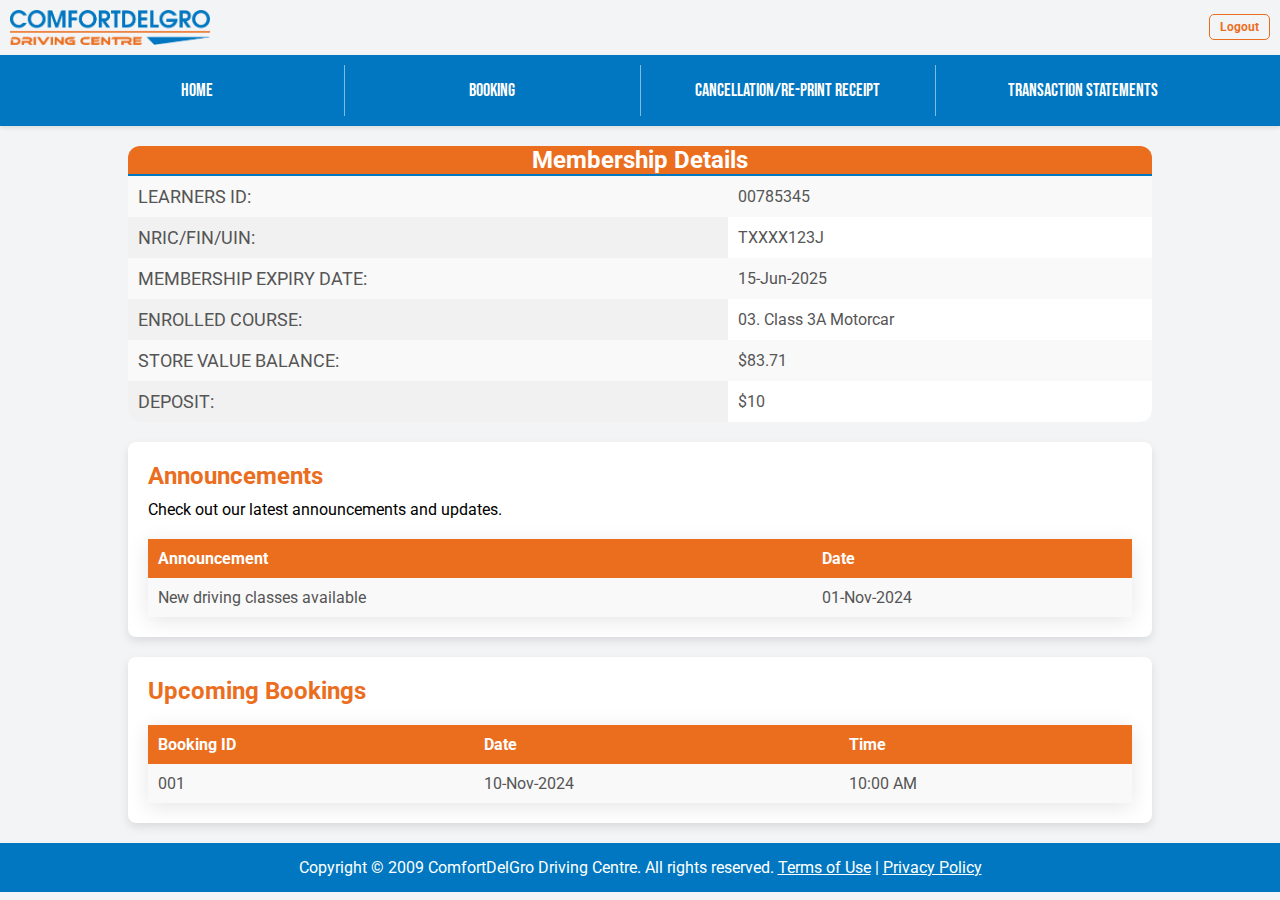
<file: index.html>
<!DOCTYPE html>
<html lang="en">
<head>
    <meta charset="UTF-8">
    <meta name="viewport" content="width=device-width, initial-scale=1.0">
    <link href="https://fonts.googleapis.com/css2?family=Roboto:wght@400;500;700&family=Bebas+Neue&display=swap" rel="stylesheet">
    <link rel="stylesheet" href="style.css">
    <title>Home</title>
</head>
<body>
    <header>
        <div class="header-content">
            <img class="logo" src="CDGDrivingCentreLogo.png" alt="CDC logo" />
            <a href="#" class="logout-button">Logout</a>
        </div>
        <nav>
            <ul>
                <li><a href="#">Home</a></li>
                <li><a href="booking.html">Booking</a></li>
                <li><a href="cancellation.html">Cancellation/Re-Print Receipt</a></li>
                <li><a href="transaction.html">Transaction Statements</a></li>
            </ul>
        </nav>
    </header>

    <div class="main-content">
        <table>
            <thead>
                <tr class="header">
                    <th colspan="2">Membership Details</th>
                </tr>
            </thead>
            <tbody>
                <tr>
                    <td class="label">LEARNERS ID:</td>
                    <td>00785345</td>
                </tr>
                <tr>
                    <td class="label">NRIC/FIN/UIN:</td>
                    <td>TXXXX123J</td>
                </tr>
                <tr>
                    <td class="label">MEMBERSHIP EXPIRY DATE:</td>
                    <td>15-Jun-2025</td>
                </tr>
                <tr>
                    <td class="label">ENROLLED COURSE:</td>
                    <td>03. Class 3A Motorcar</td>
                </tr>
                <tr>
                    <td class="label">STORE VALUE BALANCE:</td>
                    <td>$83.71</td>
                </tr>
                <tr>
                    <td class="label">DEPOSIT:</td>
                    <td>$10</td>
                </tr>
            </tbody>
        </table>
    </div>

    <section>
        <h2>Announcements</h2>
        <p>Check out our latest announcements and updates.</p>
        <table>
            <thead>
                <tr>
                    <th>Announcement</th>
                    <th>Date</th>
                </tr>
            </thead>
            <tbody>
                <tr>
                    <td>New driving classes available</td>
                    <td>01-Nov-2024</td>
                </tr>
            </tbody>
        </table>
    </section>

    <section>
        <h2>Upcoming Bookings</h2>
        <table>
            <thead>
                <tr>
                    <th>Booking ID</th>
                    <th>Date</th>
                    <th>Time</th>
                </tr>
            </thead>
            <tbody>
                <tr>
                    <td>001</td>
                    <td>10-Nov-2024</td>
                    <td>10:00 AM</td>
                </tr>
            </tbody>
        </table>
    </section>

    <footer>
        Copyright © 2009 ComfortDelGro Driving Centre. All rights reserved. 
        <a href="#">Terms of Use</a> | 
        <a href="#">Privacy Policy</a>
    </footer>
</body>
</html>
</file>
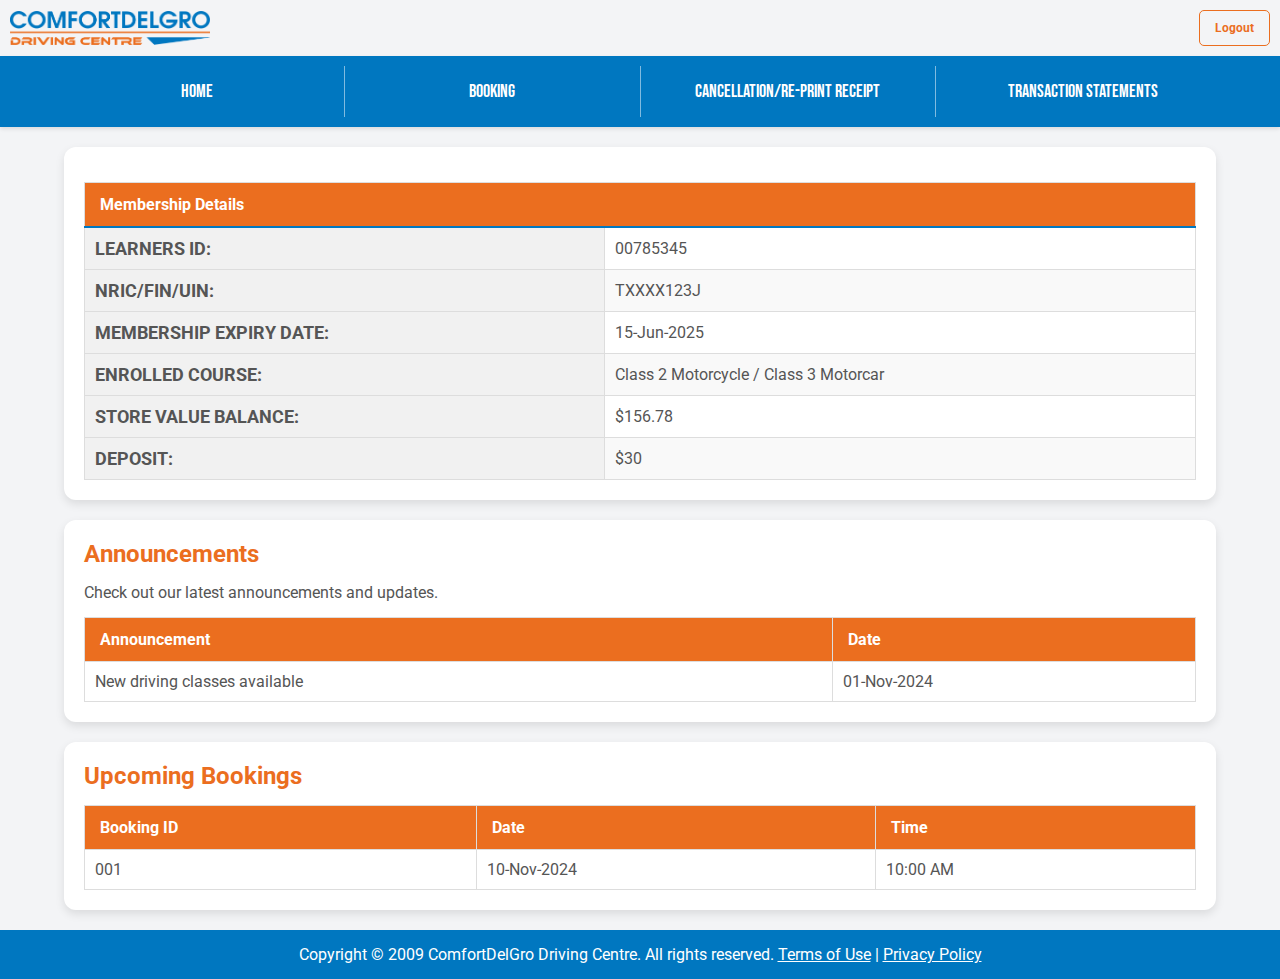
<file: index/index.html>
<!DOCTYPE html>
<html lang="en">
<head>
    <!-- Meta tags for character encoding and viewport for responsive design -->
    <meta charset="UTF-8">
    <meta name="viewport" content="width=device-width, initial-scale=1.0">
    
    <!-- Link to Google Fonts for custom fonts -->
    <link href="https://fonts.googleapis.com/css2?family=Roboto:wght@400;500;700&family=Bebas+Neue&display=swap" rel="stylesheet">
    <!-- Link to external CSS file -->
    <link rel="stylesheet" href="style.css">
    
    <title>Home</title>
</head>
<body>
    <!-- Header Section with logo and logout button -->
    <header>
        <div class="header-content">
            <!-- Logo of ComfortDelGro Driving Centre -->
            <img class="logo" src="CDGDrivingCentreLogo.png" alt="CDC logo" />
            <!-- Logout button with a link -->
            <a href="#" class="logout-button">Logout</a>
        </div>
        
        <!-- Navigation menu -->
        <nav>
            <ul>
                <li><a href="#">Home</a></li>
                <li><a href="/booking/booking.html">Booking</a></li>
                <li><a href="/cancellation/cancellation.html">Cancellation/Re-Print Receipt</a></li>
                <li><a href="/transaction/transaction.html">Transaction Statements</a></li>
            </ul>
        </nav>
    </header>

    <!-- Main content area with Membership Details table -->
    <div class="main-content">
        <table>
            <thead>
                <tr class="header">
                    <th colspan="2">Membership Details</th>
                </tr>
            </thead>
            <tbody>
                <!-- Each row contains a label and corresponding data -->
                <tr>
                    <td class="label">LEARNERS ID:</td>
                    <td>00785345</td>
                </tr>
                <tr>
                    <td class="label">NRIC/FIN/UIN:</td>
                    <td>TXXXX123J</td>
                </tr>
                <tr>
                    <td class="label">MEMBERSHIP EXPIRY DATE:</td>
                    <td>15-Jun-2025</td>
                </tr>
                <tr>
                    <td class="label">ENROLLED COURSE:</td>
                    <td>Class 2 Motorcycle / Class 3 Motorcar</td>
                </tr>
                <tr>
                    <td class="label">STORE VALUE BALANCE:</td>
                    <td>$156.78</td>
                </tr>
                <tr>
                    <td class="label">DEPOSIT:</td>
                    <td>$30</td>
                </tr>
            </tbody>
        </table>
    </div>

    <!-- Announcements Section -->
    <section>
        <h2>Announcements</h2>
        <p>Check out our latest announcements and updates.</p>
        <table>
            <thead>
                <tr>
                    <th>Announcement</th>
                    <th>Date</th>
                </tr>
            </thead>
            <tbody>
                <!-- Sample announcement entry -->
                <tr>
                    <td>New driving classes available</td>
                    <td>01-Nov-2024</td>
                </tr>
            </tbody>
        </table>
    </section>

    <!-- Upcoming Bookings Section -->
    <section>
        <h2>Upcoming Bookings</h2>
        <table>
            <thead>
                <tr>
                    <th>Booking ID</th>
                    <th>Date</th>
                    <th>Time</th>
                </tr>
            </thead>
            <tbody>
                <!-- Sample booking entry -->
                <tr>
                    <td>001</td>
                    <td>10-Nov-2024</td>
                    <td>10:00 AM</td>
                </tr>
            </tbody>
        </table>
    </section>

    <!-- Footer Section with copyright and links to terms/privacy -->
    <footer>
        Copyright © 2009 ComfortDelGro Driving Centre. All rights reserved. 
        <a href="#">Terms of Use</a> | 
        <a href="#">Privacy Policy</a>
    </footer>
</body>
</html>
</file>
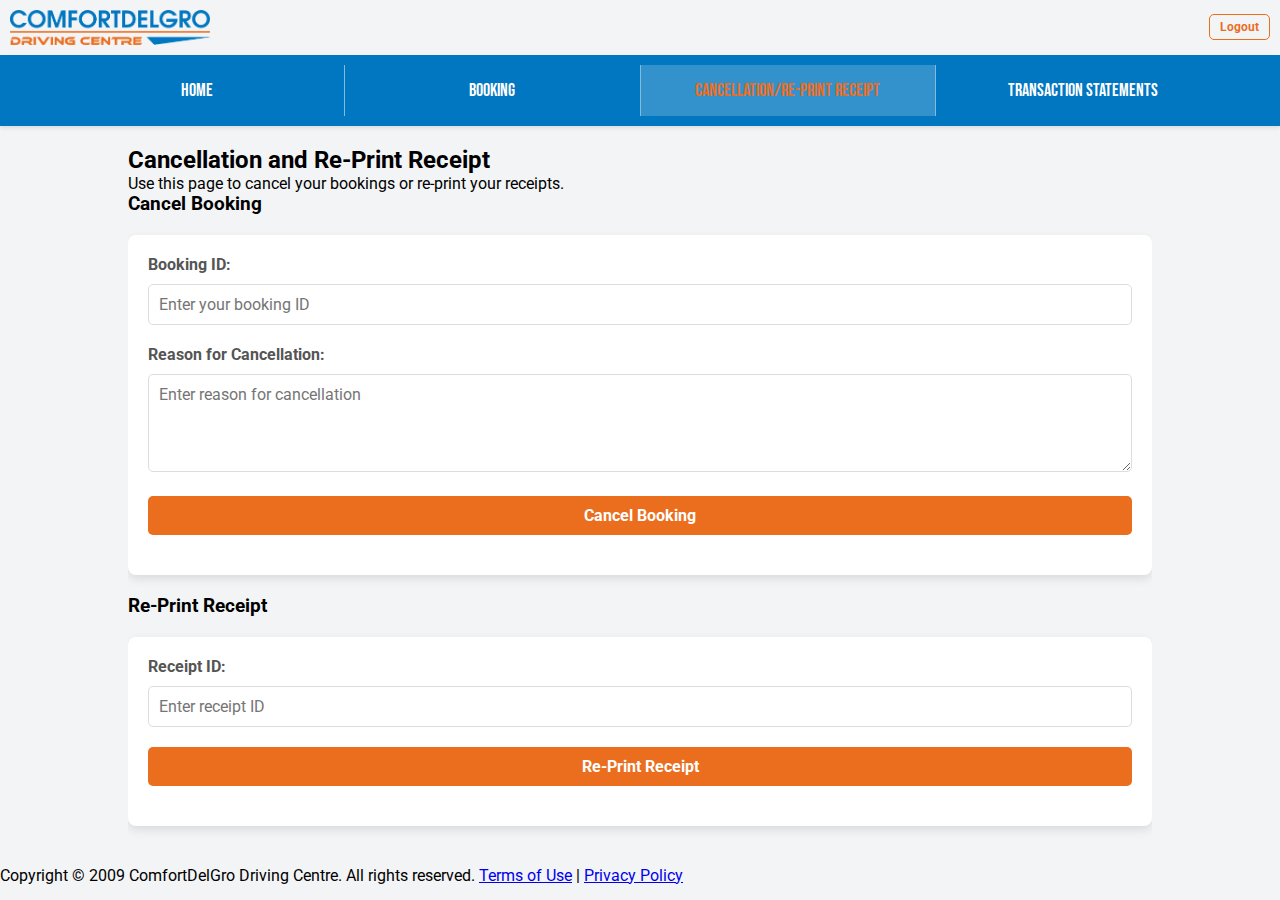
<file: cancellation.html>
<!DOCTYPE html>
<html lang="en">
<head>
    <meta charset="UTF-8">
    <meta name="viewport" content="width=device-width, initial-scale=1.0">
    <link href="https://fonts.googleapis.com/css2?family=Roboto:wght@400;500;700&family=Bebas+Neue&display=swap" rel="stylesheet">
    <link rel="stylesheet" href="styleCancel.css">
    <title>Cancellation/Re-Print Receipt</title>
</head>
<body>
    <header>
        <div class="header-content">
            <img class="logo" src="CDGDrivingCentreLogo.png" alt="CDC logo" />
            <a href="#" class="logout-button">Logout</a>
        </div>
        <nav>
            <ul>
                <li><a href="index.html">Home</a></li>
                <li><a href="booking.html">Booking</a></li>
                <li><a href="cancellation.html" class="active">Cancellation/Re-Print Receipt</a></li>
                <li><a href="transaction.html">Transaction Statements</a></li>
            </ul>
        </nav>
    </header>

    <div class="main-content">
        <h2>Cancellation and Re-Print Receipt</h2>
        <p>Use this page to cancel your bookings or re-print your receipts.</p>
        
        <section>
            <h3>Cancel Booking</h3>
            <form method="post" class="form-section">
                <label for="booking-id">Booking ID:</label>
                <input type="text" id="booking-id" name="booking-id" placeholder="Enter your booking ID" required>
                
                <label for="reason">Reason for Cancellation:</label>
                <textarea id="reason" name="reason" placeholder="Enter reason for cancellation" rows="4" required></textarea>
                
                <button type="submit" class="submit-button">Cancel Booking</button>
            </form>
        </section>

        <section>
            <h3>Re-Print Receipt</h3>
            <form method="post" class="form-section">
                <label for="receipt-id">Receipt ID:</label>
                <input type="text" id="receipt-id" name="receipt-id" placeholder="Enter receipt ID" required>
                
                <button type="submit" class="submit-button">Re-Print Receipt</button>
            </form>
        </section>
    </div>

    <footer>
        Copyright © 2009 ComfortDelGro Driving Centre. All rights reserved. 
        <a href="#">Terms of Use</a> | 
        <a href="#">Privacy Policy</a>
    </footer>
</body>
</html>
</file>
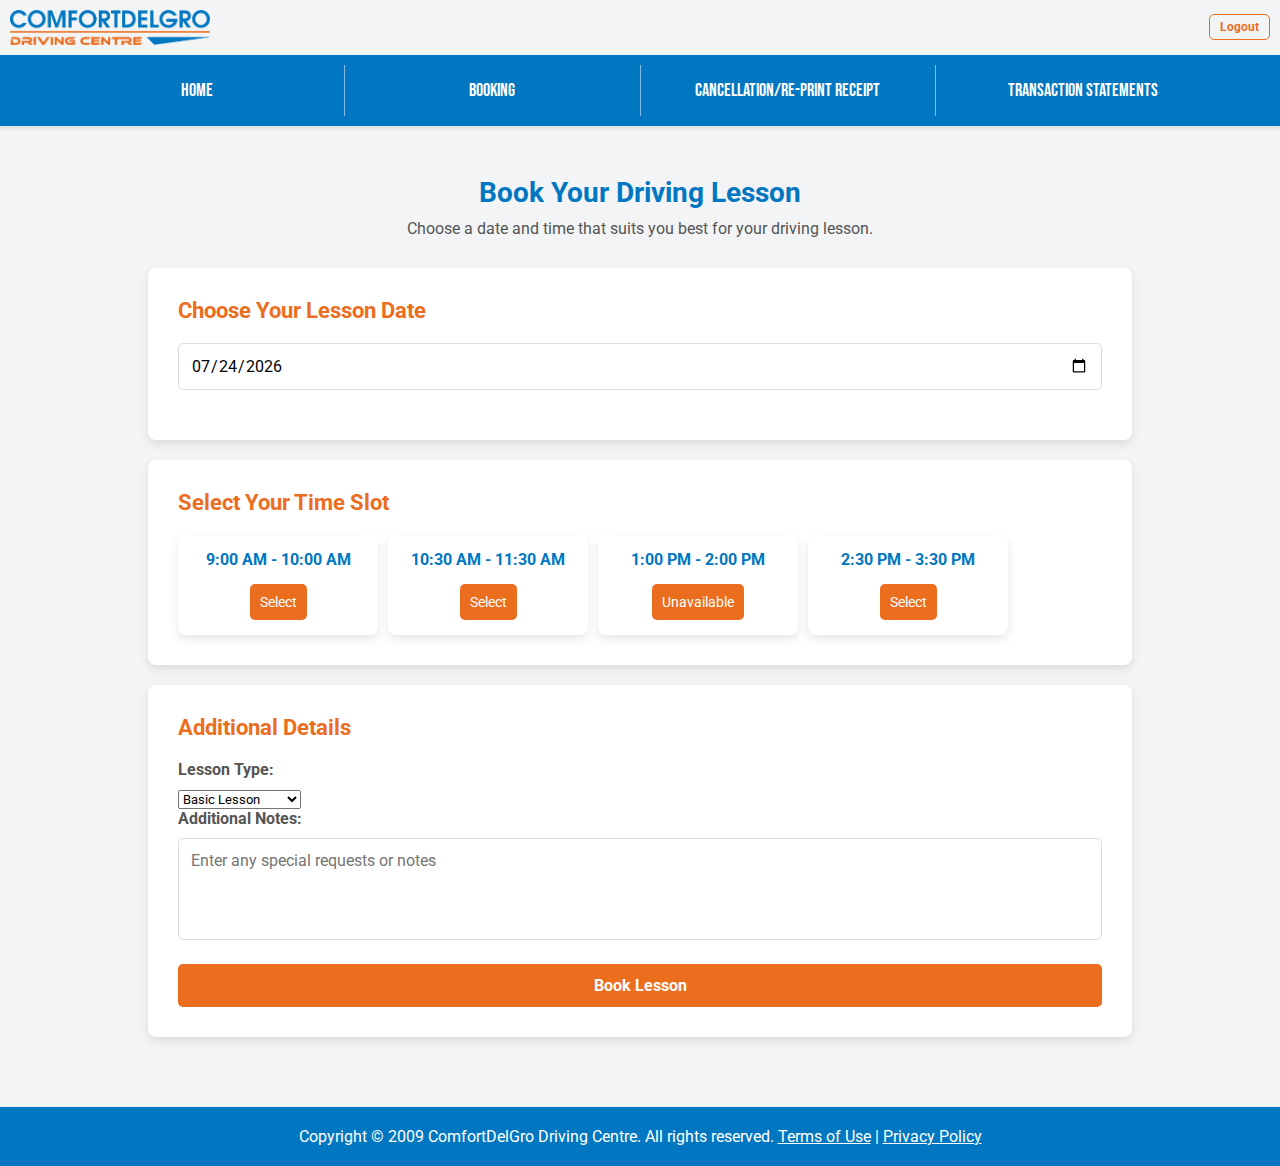
<file: booking/booking.html>
<!DOCTYPE html>
<html lang="en">
<head>
    <meta charset="UTF-8">
    <meta name="viewport" content="width=device-width, initial-scale=1.0">
    <link href="https://fonts.googleapis.com/css2?family=Roboto:wght@400;500;700&family=Bebas+Neue&display=swap" rel="stylesheet">
    <link rel="stylesheet" href="/booking/styleBooking.css">
    <title>Booking</title>
</head>
<body>
    <header>
        <div class="header-content">
            <img class="logo" src="/index/CDGDrivingCentreLogo.png" alt="CDC logo" />
            <a href="#" class="logout-button">Logout</a>
        </div>
        <nav>
            <ul>
                <li><a href="/index/index.html">Home</a></li>
                <li><a href="#">Booking</a></li>
                <li><a href="/cancellation/cancellation.html">Cancellation/Re-Print Receipt</a></li>
                <li><a href="/transaction/transaction.html">Transaction Statements</a></li>
            </ul>
        </nav>
    </header>

    <main>
        <div class="main-content">
            <h2>Book Your Driving Lesson</h2>
            <p>Choose a date and time that suits you best for your driving lesson.</p>

            <section class="form-section">
                <h3>Choose Your Lesson Date</h3>
                <input type="date" id="lesson-date" name="lesson-date" required> <!-- Date input for selecting the lesson date -->
            </section>

            <section class="form-section">
                <h3>Select Your Time Slot</h3>
                <div class="slot-container" id="slot-container">
                    <!-- Time slots will be dynamically populated from javascript -->
                </div>
            </section>

            <section class="form-section">
                <h3>Additional Details</h3>
                <form id="booking-form">
                    <label for="lesson-type">Lesson Type:</label>
                    <select id="lesson-type" name="lesson-type" required>
                        <option value="basic">Basic Lesson</option>
                        <option value="advance">Advanced Lesson</option>
                    </select>

                    <label for="additional-notes">Additional Notes:</label>
                    <textarea id="additional-notes" name="additional-notes" rows="4" placeholder="Enter any special requests or notes"></textarea>

                    <button type="submit" class="submit-button">Book Lesson</button>
                </form>
            </section>
        </div>
    </main>

    <footer>
        Copyright © 2009 ComfortDelGro Driving Centre. All rights reserved. 
        <a href="#">Terms of Use</a> | 
        <a href="#">Privacy Policy</a>
    </footer>

    <script src="/booking/scriptBooking.js"></script>
</body>
</html>
</file>
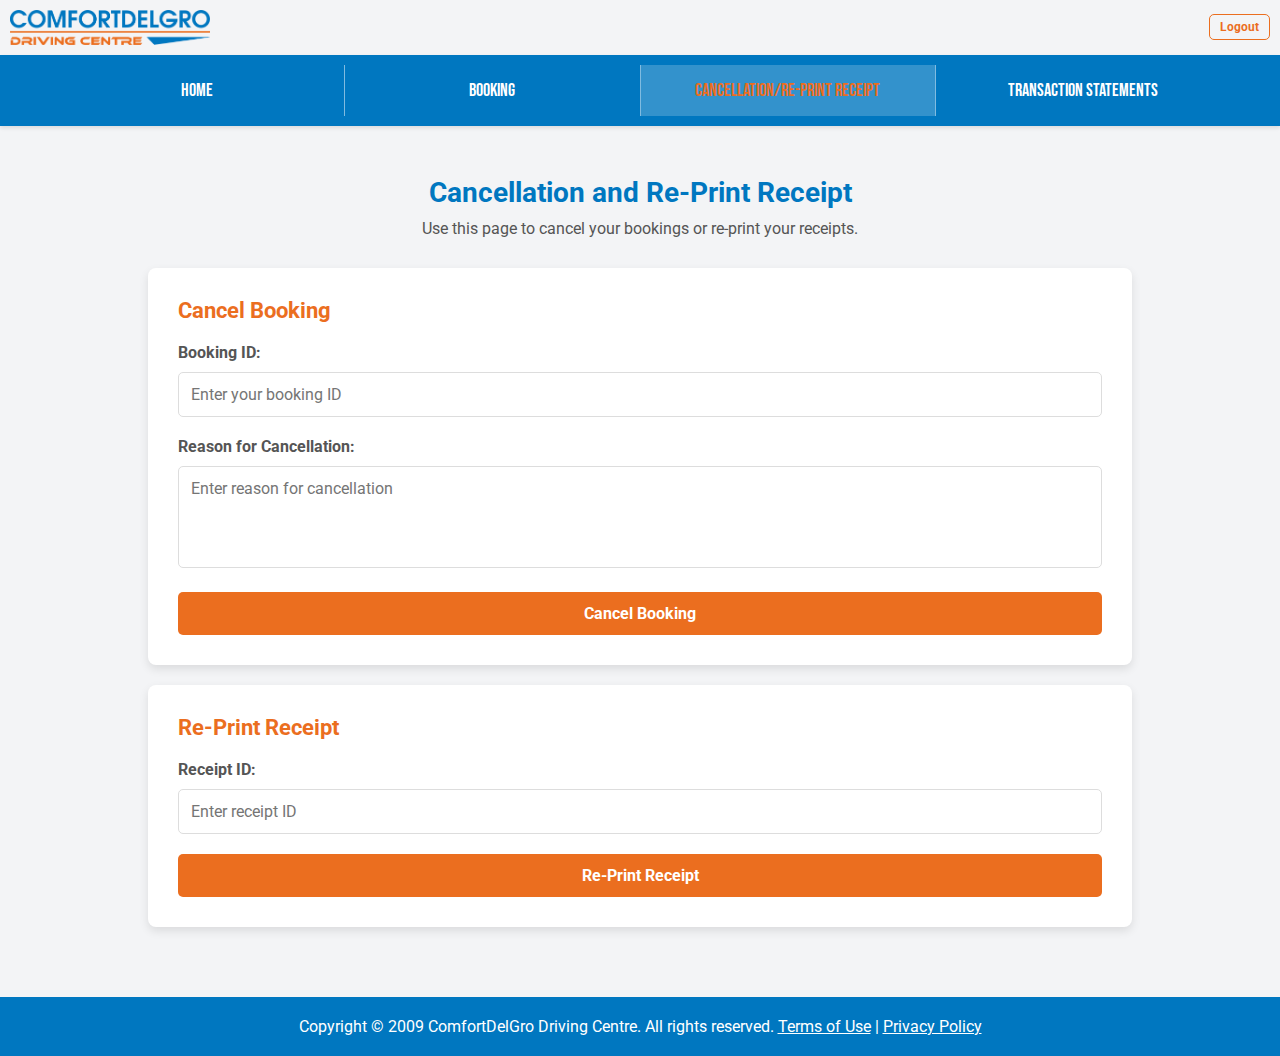
<file: cancellation/cancellation.html>
<!DOCTYPE html>
<html lang="en">
<head>

    <meta charset="UTF-8">
    <meta name="viewport" content="width=device-width, initial-scale=1.0">
    

    <link href="https://fonts.googleapis.com/css2?family=Roboto:wght@400;500;700&family=Bebas+Neue&display=swap" rel="stylesheet">

    <link rel="stylesheet" href="styleCancel.css">
    
    <title>Cancellation/Re-Print Receipt</title>
</head>
<body>

    <header>
        <div class="header-content">

            <img class="logo" src="/index/CDGDrivingCentreLogo.png" alt="CDC logo" />
            <a href="#" class="logout-button">Logout</a>
        </div>

        <nav>
            <ul>
                <li><a href="/index/index.html">Home</a></li>
                <li><a href="/booking/booking.html">Booking</a></li>
                <li><a href="#" class="active">Cancellation/Re-Print Receipt</a></li>
                <li><a href="/transaction/transaction.html">Transaction Statements</a></li>
            </ul>
        </nav>
    </header>

    <main>
        <div class="main-content">
            <h2>Cancellation and Re-Print Receipt</h2>
            <p>Use this page to cancel your bookings or re-print your receipts.</p>

            <section class="form-section">
                <h3>Cancel Booking</h3>
                <form id="cancel-booking-form">
                    <label for="booking-id">Booking ID:</label>
                    <input type="text" id="booking-id" name="booking-id" placeholder="Enter your booking ID" required>
                    
                    <label for="reason">Reason for Cancellation:</label>
                    <textarea id="reason" name="reason" placeholder="Enter reason for cancellation" rows="4" required></textarea>
                    
                    <button type="submit" class="submit-button">Cancel Booking</button>
                </form>
            </section>

            <section class="form-section">
                <h3>Re-Print Receipt</h3>
                <form id="reprint-receipt-form">
                    <label for="receipt-id">Receipt ID:</label>
                    <input type="text" id="receipt-id" name="receipt-id" placeholder="Enter receipt ID" required>
                    
                    <button type="submit" class="submit-button">Re-Print Receipt</button>
                </form>
            </section>
        </div>
    </main>

    <footer>
        Copyright © 2009 ComfortDelGro Driving Centre. All rights reserved. 
        <a href="#">Terms of Use</a> | 
        <a href="#">Privacy Policy</a>
    </footer>

    <script src="scriptCancel.js"></script>
</body>
</html>
</file>
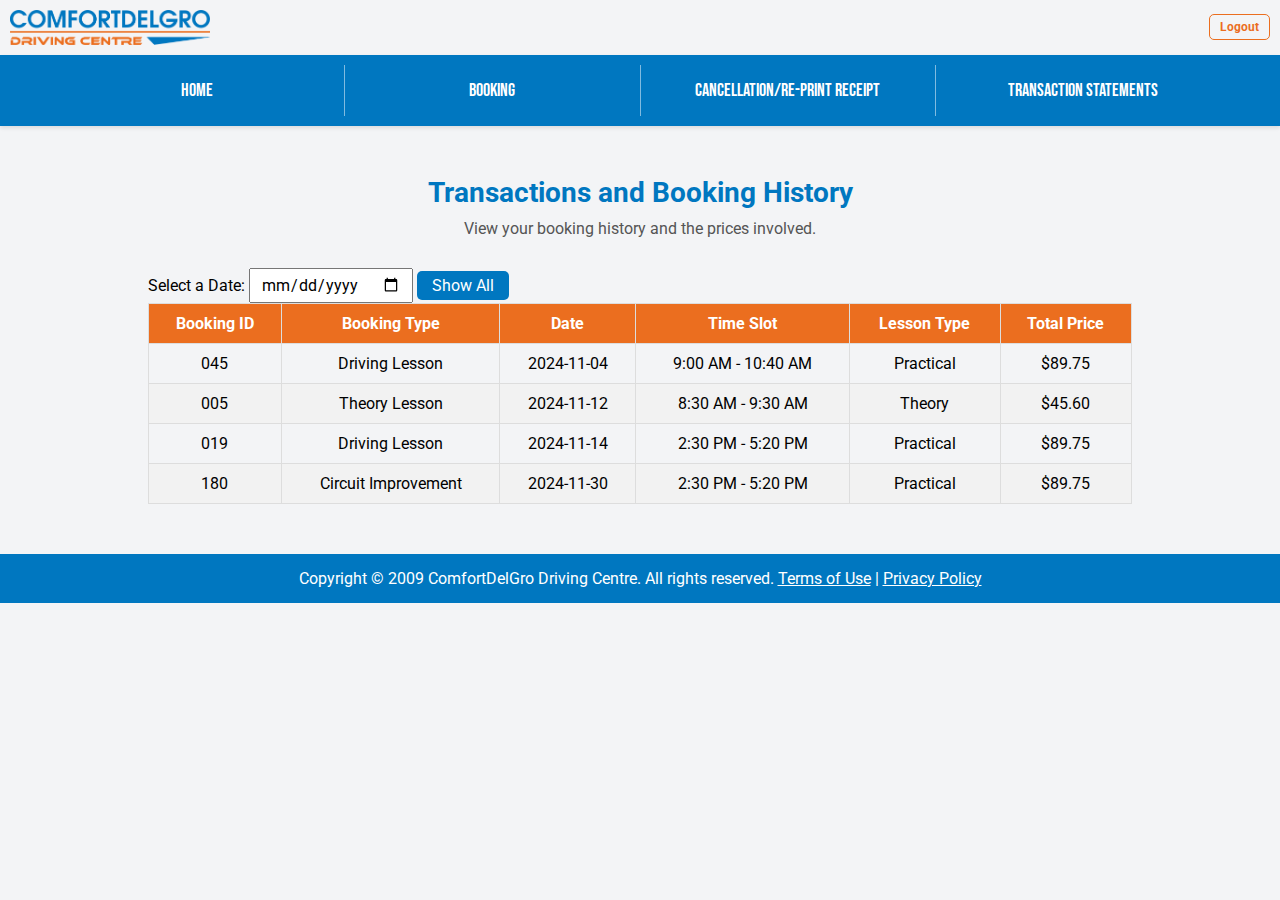
<file: transaction/transaction.html>
<!DOCTYPE html>
<html lang="en">
<head>
    <meta charset="UTF-8">
    <meta name="viewport" content="width=device-width, initial-scale=1.0"> 
    <link href="https://fonts.googleapis.com/css2?family=Roboto:wght@400;500;700&family=Bebas+Neue&display=swap" rel="stylesheet">
    <link rel="stylesheet" href="styleTransaction.css">
    <title>Home</title>
</head>
<body>

    <header>
        <div class="header-content">
            <img class="logo" src="/index/CDGDrivingCentreLogo.png" alt="CDC logo" />
            <a href="#" class="logout-button">Logout</a>
        </div>
        <!-- Navigation Menu -->
        <nav>
            <ul>
                <li><a href="/index/index.html">Home</a></li>
                <li><a href="/booking/booking.html">Booking</a></li>
                <li><a href="/cancellation/cancellation.html">Cancellation/Re-Print Receipt</a></li>
                <li><a href="#">Transaction Statements</a></li>
            </ul>
        </nav>
    </header>

    <div class="main-content">
        <h2>Transactions and Booking History</h2> 
        <p>View your booking history and the prices involved.</p>
        
        <!-- Filter Section -->
        <div class="filter-container">
            <label for="date-filter">Select a Date:</label>
            <input type="date" id="date-filter" name="date">
            <button id="clear-filter" class="button">Show All</button>
        </div>

        <!-- Transaction Table -->
        <div class="table-container">
            <table>
                <thead>
                    <tr>
                        <th>Booking ID</th>
                        <th>Booking Type</th> 
                        <th>Date</th>
                        <th>Time Slot</th>
                        <th>Lesson Type</th>
                        <th>Total Price</th> 
                    </tr>
                </thead>
                <tbody id="transaction-table">
                </tbody>
            </table>
        </div>
    </div>

    <!-- Footer Section -->
    <footer>
        Copyright © 2009 ComfortDelGro Driving Centre. All rights reserved.
        <a href="#">Terms of Use</a> |
        <a href="#">Privacy Policy</a>
    </footer>

    <script src="/transaction/scriptTransaction.js"></script>
</body>
</html>
</file>
<file: style.css>
/*for index page*/
* {
    margin: 0;
    padding: 0;
    box-sizing: border-box;
    font-family: 'Roboto', sans-serif;
}

body {
    background-color: #f3f4f6;
}

header {
    display: flex;
    flex-direction: column;
    align-items: center;
    margin-bottom: 20px;
}

.header-content {
    display: flex;
    justify-content: space-between;
    align-items: center;
    width: 100%;
    padding: 10px;
}

.logo {
    width: 200px;
    height: auto;
}

.logout-button {
    color: #EB6E1F;
    font-weight: bold;
    text-decoration: none;
    font-size: 12px;
    cursor: pointer;
    padding: 5px 10px;
    border: 1px solid #EB6E1F;
    border-radius: 5px;
}

.logout-button:hover {
    background-color: #EB6E1F;
    color: white;
    transition: background-color 0.3s;
}

nav {
    width: 100%;
    background-color: #0077C0;
    box-shadow: 0 2px 4px rgba(0, 0, 0, 0.1);
}

nav ul {
    display: flex;
    justify-content: space-between; /* Distribute items evenly */
    padding: 10px 50px; /* Added horizontal padding to keep the ends away from the edges */
    list-style: none;
}

nav ul li {
    position: relative; /* Position relative for after pseudo-element */
    flex: 1; /* Allow items to take equal space */
    text-align: center; /* Center the text */
}

nav ul li:not(:last-child) {
    border-right: 1px solid rgba(255, 255, 255, 0.5); /* Right border for separation */
}

nav ul li a {
    font-family: 'Bebas Neue', sans-serif;
    color: white;
    text-decoration: none;
    padding: 15px 0; /* Vertical padding for better clickability */
    font-size: 18px;
    display: block; /* Allow padding to apply to the block element */
    transition: background-color 0.3s, color 0.3s;
}

nav ul li a:hover {
    background-color: rgba(255, 255, 255, 0.2);
    color: #EB6E1F;
}


.main-content {
    width: 100%;
    max-width: 80%;
    margin: 20px auto;
    border-radius: 12px;
    overflow: hidden;
}

table {
    width: 100%;
    border-collapse: collapse;
    background-color: #ffffff;
    box-shadow: 0 4px 20px rgba(0, 0, 0, 0.1);
}

.header {
    font-size: 24px;
    font-weight: bold;
    color: #ffffff;
    text-align: center;
    padding: 15px;
    background-color: #EB6E1F;
    border-bottom: 2px solid #0077C0;
}

.label {
    font-size: 18px;
    padding: 10px;
    background-color: #f1f1f1;
}

td {
    padding: 10px;
    color: #555;
}

tr:hover {
    background-color: #e9ecef;
    transition: background-color 0.3s;
}

tr:nth-child(odd) td {
    background-color: #f9f9f9;
}

section {
    background-color: #ffffff;
    border-radius: 8px;
    padding: 20px;
    margin: 20px auto;
    max-width: 80%;
    box-shadow: 0 4px 10px rgba(0, 0, 0, 0.1);
}

h2 {
    color: #EB6E1F;
    margin-bottom: 10px;
}

section ul {
    list-style-type: disc;
    padding-left: 20px;
}

section table {
    width: 100%;
    border-collapse: collapse;
    margin-top: 20px;
}

section table th, section table td {
    padding: 10px;
    text-align: left;
}

section table th {
    background-color: #EB6E1F;
    color: white;
}

section table tr:nth-child(even) {
    background-color: #f9f9f9;
}

section table tr:hover {
    background-color: #e9ecef;
    transition: background-color 0.3s;
}

footer {
    width: 100%;
    background-color: #0077C0;
    color: white;
    text-align: center;
    padding: 15px;
    position: relative;
}

footer a {
    color: #ffffff;
    text-decoration: underline;
}

footer a:hover {
    color: #ddd;
}

@media (max-width: 600px) {
    .main-content {
        margin: 20px;
    }
    .header {
        font-size: 20px;
    }
    .label {
        font-size: 16px;
    }
}


/*for cancellation page*/
.form-section {
    background-color: #ffffff;
    border-radius: 8px;
    padding: 20px;
    margin: 20px 0;
    box-shadow: 0 4px 10px rgba(0, 0, 0, 0.1);
}

label {
    display: block;
    margin-bottom: 10px;
    font-weight: bold;
    color: #555;
}

input, textarea, button {
    width: 100%;
    padding: 10px;
    margin-bottom: 20px;
    border: 1px solid #ddd;
    border-radius: 5px;
    font-size: 16px;
}

input:focus, textarea:focus {
    border-color: #EB6E1F;
    outline: none;
}

.submit-button {
    background-color: #EB6E1F;
    color: white;
    font-weight: bold;
    cursor: pointer;
    border: none;
    border-radius: 5px;
    padding: 10px 20px;
    transition: background-color 0.3s;
}

.submit-button:hover {
    background-color: #c9561d;
}

nav ul li a.active {
    background-color: rgba(255, 255, 255, 0.2);
    color: #EB6E1F;
}
</file>
<file: styleCancel.css>
/*for cancellation page*/
* {
    margin: 0;
    padding: 0;
    box-sizing: border-box;
    font-family: 'Roboto', sans-serif;
}

body {
    background-color: #f3f4f6;
}

header {
    display: flex;
    flex-direction: column;
    align-items: center;
    margin-bottom: 20px;
}

.header-content {
    display: flex;
    justify-content: space-between;
    align-items: center;
    width: 100%;
    padding: 10px;
}

.logo {
    width: 200px;
    height: auto;
}

.logout-button {
    color: #EB6E1F;
    font-weight: bold;
    text-decoration: none;
    font-size: 12px;
    cursor: pointer;
    padding: 5px 10px;
    border: 1px solid #EB6E1F;
    border-radius: 5px;
}

.logout-button:hover {
    background-color: #EB6E1F;
    color: white;
    transition: background-color 0.3s;
}

nav {
    width: 100%;
    background-color: #0077C0;
    box-shadow: 0 2px 4px rgba(0, 0, 0, 0.1);
}

nav ul {
    display: flex;
    justify-content: space-between; /* Distribute items evenly */
    padding: 10px 50px; /* Added horizontal padding to keep the ends away from the edges */
    list-style: none;
}

nav ul li {
    position: relative; /* Position relative for after pseudo-element */
    flex: 1; /* Allow items to take equal space */
    text-align: center; /* Center the text */
}

nav ul li:not(:last-child) {
    border-right: 1px solid rgba(255, 255, 255, 0.5); /* Right border for separation */
}

nav ul li a {
    font-family: 'Bebas Neue', sans-serif;
    color: white;
    text-decoration: none;
    padding: 15px 0; /* Vertical padding for better clickability */
    font-size: 18px;
    display: block; /* Allow padding to apply to the block element */
    transition: background-color 0.3s, color 0.3s;
}

nav ul li a:hover {
    background-color: rgba(255, 255, 255, 0.2);
    color: #EB6E1F;
}


.main-content {
    width: 100%;
    max-width: 80%;
    margin: 20px auto;
    border-radius: 12px;
    overflow: hidden;
}


.form-section {
    background-color: #ffffff;
    border-radius: 8px;
    padding: 20px;
    margin: 20px 0;
    box-shadow: 0 4px 10px rgba(0, 0, 0, 0.1);
}

label {
    display: block;
    margin-bottom: 10px;
    font-weight: bold;
    color: #555;
}

input, textarea, button {
    width: 100%;
    padding: 10px;
    margin-bottom: 20px;
    border: 1px solid #ddd;
    border-radius: 5px;
    font-size: 16px;
}

input:focus, textarea:focus {
    border-color: #EB6E1F;
    outline: none;
}

.submit-button {
    background-color: #EB6E1F;
    color: white;
    font-weight: bold;
    cursor: pointer;
    border: none;
    border-radius: 5px;
    padding: 10px 20px;
    transition: background-color 0.3s;
}

.submit-button:hover {
    background-color: #c9561d;
}

nav ul li a.active {
    background-color: rgba(255, 255, 255, 0.2);
    color: #EB6E1F;
}
</file>
<file: index/style.css>
/* General Reset and Box Model for consistency across browsers */
* {
    margin: 0;
    padding: 0;
    box-sizing: border-box;
    font-family: 'Roboto', sans-serif; /* Use the 'Roboto' font for all text */
}

/* Body styling */
body {
    background-color: #f3f4f6; /* Light gray background color */
}

/* Header styling - Logo and navigation setup */
header {
    display: flex;
    flex-direction: column;
    align-items: center;
    margin-bottom: 20px;
}

/* Header content setup, logo and logout button */
.header-content {
    display: flex;
    justify-content: space-between;
    align-items: center;
    width: 100%;
    padding: 10px;
}

/* Styling for the logo */
.logo {
    width: 200px;
    height: auto;
}

/* Styling for the logout button */
.logout-button {
    color: #EB6E1F;
    font-weight: bold;
    text-decoration: none;
    font-size: 12px;
    cursor: pointer;
    padding: 10px 15px;
    border: 1px solid #EB6E1F;
    border-radius: 5px;
    background-color: transparent;
    transition: all 0.3s ease; /* Smooth transition for hover effect */
}

/* Hover effect for logout button */
.logout-button:hover {
    background-color: #EB6E1F;
    color: white;
    transition: background-color 0.3s;
}

/* Navigation bar styling */
nav {
    width: 100%;
    background-color: #0077C0; /* Blue background */
    box-shadow: 0 2px 4px rgba(0, 0, 0, 0.1); /* Light shadow */
}

/* Navigation list styling */
nav ul {
    display: flex;
    justify-content: space-between; /* Distribute items evenly */
    padding: 10px 50px; /* Added horizontal padding to keep the ends away from the edges */
    list-style: none;
}

/* Styling for each list item in the navigation */
nav ul li {
    position: relative; /* For positioning after pseudo-element */
    flex: 1; /* Allow items to take equal space */
    text-align: center; /* Center the text */
}

/* Separator line between menu items except the last one */
nav ul li:not(:last-child) {
    border-right: 1px solid rgba(255, 255, 255, 0.5); /* Right border for separation */
}

/* Styling for navigation links */
nav ul li a {
    font-family: 'Bebas Neue', sans-serif;
    color: white;
    text-decoration: none;
    padding: 15px 0;
    font-size: 18px;
    display: block;
    transition: background-color 0.3s, color 0.3s;
}

/* Hover effect for navigation links */
nav ul li a:hover {
    background-color: rgba(255, 255, 255, 0.2);
    color: #EB6E1F;
}

/* Styling for main content and section */
.main-content, section {
    width: 90%;
    max-width: 1200px;
    margin: 20px auto;
    background-color: #ffffff;
    border-radius: 12px;
    box-shadow: 0 4px 10px rgba(0, 0, 0, 0.1);
    padding: 20px;
}

/* Table styling */
table {
    width: 100%;
    border-collapse: collapse;
    margin-top: 15px;
}

/* Table header background */
thead {
    background-color: #EB6E1F;
    color: white;
}

/* Styling for table header and data cells */
th, td {
    text-align: left;
    padding: 12px 15px;
    border: 1px solid #ddd;
    font-size: 16px;
}

/* Zebra stripe effect for table rows */
tr:nth-child(even) {
    background-color: #f9f9f9;
}

/* Hover effect for table rows */
tr:hover {
    background-color: #f3f3f3;
    transition: background-color 0.3s ease;
}

/* Header styling for sections */
.header {
    font-size: 24px;
    font-weight: bold;
    color: #ffffff;
    text-align: center;
    padding: 15px;
    background-color: #EB6E1F;
    border-bottom: 2px solid #0077C0;
}

/* Label styling for table rows */
.label {
    font-size: 18px;
    padding: 10px;
    background-color: #f1f1f1;
    font-weight: bold;
}

/* General styling for table data cells */
td {
    padding: 10px;
    color: #555;
}

/* Section heading styling */
h2 {
    color: #EB6E1F;
    font-size: 24px;
    margin-bottom: 15px;
    text-align: left;
}

/* Paragraph styling inside sections */
section p {
    font-size: 16px;
    color: #555;
    margin-bottom: 15px;
}

/* Footer styling */
footer {
    width: 100%;
    background-color: #0077C0;
    color: white;
    text-align: center;
    padding: 15px;
    position: relative;
}

/* Footer link styling */
footer a {
    color: #ffffff;
    text-decoration: underline;
}

/* Footer link hover effect */
footer a:hover {
    color: #ddd;
}

/* Active link state for navigation */
nav ul li a.active {
    background-color: rgba(255, 255, 255, 0.2);
    color: #EB6E1F;
}

/* Responsive design for smaller screens */
@media (max-width: 768px) {
    nav {
        position: fixed;
        top: 0;
        width: 100%;
        z-index: 999;
    }

    /* Adjust navigation styles */
    nav ul {
        display: flex;
        justify-content: space-evenly;
        padding: 5px 10px;
    }

    /* Adjust font size for smaller screens */
    nav ul li a {
        font-size: 14px;
    }

    /* Adjust other text elements as needed */
    h2 {
        font-size: 18px;
    }

    th, td {
        font-size: 12px;
    }

    .main-content, section {
        width: 95%;
        margin: 15px auto;
        padding: 15px;
    }

    /* Center the logo in the navigation bar on smaller screens */
    .header-content {
        display: flex;
        justify-content: center;
        align-items: center;
        width: 100%;
        padding: 10px;
    }
}
</file>
<file: booking/styleBooking.css>
/* General Reset */
* {
    margin: 0;
    padding: 0;
    box-sizing: border-box;
    font-family: 'Roboto', sans-serif;
}

body {
    background-color: #f3f4f6;
}

/* Header Styling */
.header-content {
    display: flex;
    justify-content: space-between;
    align-items: center;
    width: 100%;
    padding: 10px;
}

.logo {
    width: 200px;
    height: auto;
}

.logout-button {
    color: #EB6E1F;
    font-weight: bold;
    text-decoration: none;
    font-size: 12px;
    cursor: pointer;
    padding: 5px 10px;
    border: 1px solid #EB6E1F;
    border-radius: 5px;
}

.logout-button:hover {
    background-color: #EB6E1F;
    color: white;
    transition: background-color 0.3s;
}

nav {
    width: 100%;
    background-color: #0077C0;
    box-shadow: 0 2px 4px rgba(0, 0, 0, 0.1);
}

nav ul {
    display: flex;
    justify-content: space-between; 
    padding: 10px 50px; 
    list-style: none;
}

nav ul li {
    position: relative; 
    flex: 1;
    text-align: center; 
}

nav ul li:not(:last-child) {
    border-right: 1px solid rgba(255, 255, 255, 0.5); 
}

nav ul li a {
    font-family: 'Bebas Neue', sans-serif;
    color: white;
    text-decoration: none;
    padding: 15px 0; 
    font-size: 18px;
    display: block; 
    transition: background-color 0.3s, color 0.3s;
}

nav ul li a:hover {
    background-color: rgba(255, 255, 255, 0.2);
    color: #EB6E1F;
}

nav ul li a.active {
    background-color: rgba(255, 255, 255, 0.2);
    color: #EB6E1F;
}

/* Main Content */
.main-content {
    max-width: 80%;
    margin: 30px auto;
    padding: 20px;
}

h2 {
    font-size: 28px;
    color: #0077C0;
    margin-bottom: 10px;
    text-align: center;
}

p {
    text-align: center;
    color: #555;
    margin-bottom: 30px;
}

/* Form Sections */
.form-section {
    background-color: #ffffff;
    border-radius: 8px;
    padding: 30px;
    margin: 20px 0;
    box-shadow: 0 4px 10px rgba(0, 0, 0, 0.1);
}

h3 {
    font-size: 22px;
    color: #EB6E1F;
    margin-bottom: 20px;
    text-align: left;
}

label {
    display: block;
    margin-bottom: 10px;
    font-weight: bold;
    color: #555;
}

input, textarea {
    width: 100%;
    padding: 12px;
    margin-bottom: 20px;
    border: 1px solid #ddd;
    border-radius: 5px;
    font-size: 16px;
}

input:focus, textarea:focus {
    border-color: #EB6E1F;
    outline: none;
}

textarea {
    resize: none;
}

.submit-button {
    width: 100%;
    padding: 12px;
    background-color: #EB6E1F;
    color: white;
    font-size: 16px;
    font-weight: bold;
    border: none;
    border-radius: 5px;
    cursor: pointer;
    transition: background-color 0.3s;
}

.submit-button:hover {
    background-color: #c9561d;
}

/* Time Slot Section */
.slot-container {
    display: flex;
    flex-wrap: wrap;
    gap: 10px;
    margin-top: 20px;
}

.slot-card {
    background-color: #ffffff;
    border-radius: 8px;
    padding: 15px;
    box-shadow: 0 4px 10px rgba(0, 0, 0, 0.1);
    width: 200px;
    text-align: center;
}

.slot-card h4 {
    font-size: 16px;
    color: #0077C0;
    margin-bottom: 15px;
}

.slot-button {
    padding: 10px;
    background-color: #EB6E1F;
    color: white;
    border: none;
    border-radius: 5px;
    font-size: 14px;
    cursor: pointer;
    transition: background-color 0.3s;
}

.slot-button:hover {
    background-color: #c9561d;
}

.slot-card.selected {
    background-color: #EB6E1F; /* Highlight selected slot */
    color: white;
    border: 2px solid #FFFFFF;
}

.slot-card.selected h4 {
    font-weight: bold;
}

.slot-button.selected {
    background-color: #c9561d;
    cursor: not-allowed;
}

footer {
    width: 100%;
    background-color: #0077C0;
    color: white;
    text-align: center;
    padding: 20px;
}

footer a {
    color: #ffffff;
    text-decoration: underline;
}

footer a:hover {
    color: #ddd;
}

/* Media Query for Smaller Screens */
@media (max-width: 768px) {
    nav {
        position: fixed;
        top: 0;
        width: 100%;
        z-index: 999;
    }

    /* Adjust navigation styles */
    nav ul {
        display: flex;
        justify-content: space-evenly;
        padding: 5px 10px;
    }

    /* Adjust font size for smaller screens */
    nav ul li a {
        font-size: 14px;
    }
}
</file>
<file: cancellation/styleCancel.css>
/* General Reset */
* {
    margin: 0;
    padding: 0;
    box-sizing: border-box;
    font-family: 'Roboto', sans-serif;
}

/* Body styling */
body {
    background-color: #f3f4f6;
}
.header-content {
    display: flex;
    justify-content: space-between;
    align-items: center;
    width: 100%;
    padding: 10px;
}

/* Styling for the logo */
.logo {
    width: 200px;
    height: auto;
}

/* Styling for the logout button */
.logout-button {
    color: #EB6E1F;
    font-weight: bold; 
    text-decoration: none; 
    font-size: 12px; 
    cursor: pointer; 
    padding: 5px 10px;
    border: 1px solid #EB6E1F;
    border-radius: 5px;
}

/* Hover effect for logout button */
.logout-button:hover {
    background-color: #EB6E1F;
    color: white; 
    transition: background-color 0.3s; 
}

/* Navigation styling */
nav {
    width: 100%; 
    background-color: #0077C0; 
    box-shadow: 0 2px 4px rgba(0, 0, 0, 0.1); /
}

/* Navigation menu styling */
nav ul {
    display: flex;
    justify-content: space-between; 
    padding: 10px 50px;
    list-style: none; 
}

/* List item styling for each nav item */
nav ul li {
    position: relative; /* Positioning for pseudo-elements */
    flex: 1; 
    text-align: center;
}

/* Add border between menu items */
nav ul li:not(:last-child) {
    border-right: 1px solid rgba(255, 255, 255, 0.5); 
}

/* Navigation link styling */
nav ul li a {
    font-family: 'Bebas Neue', sans-serif; 
    color: white; 
    text-decoration: none; 
    padding: 15px 0; 
    font-size: 18px; 
    display: block; 
    transition: background-color 0.3s, color 0.3s; 
}

/* Hover effect for navigation links */
nav ul li a:hover {
    background-color: rgba(255, 255, 255, 0.2);
    color: #EB6E1F; 
}

/* Active state for navigation links */
nav ul li a.active {
    background-color: rgba(255, 255, 255, 0.2);
    color: #EB6E1F; 
}

/* Main content styling */
.main-content {
    max-width: 80%; 
    margin: 30px auto;
    padding: 20px;
}

/* Heading styling */
h2 {
    font-size: 28px;
    color: #0077C0; 
    margin-bottom: 10px;
    text-align: center; 
}

/* Paragraph styling */
p {
    text-align: center; 
    color: #555; 
    margin-bottom: 30px;
}

/* Form section styling */
.form-section {
    background-color: #ffffff; 
    border-radius: 8px;
    padding: 30px;
    margin: 20px 0; 
    box-shadow: 0 4px 10px rgba(0, 0, 0, 0.1);
}

/* Section heading styling */
h3 {
    font-size: 22px; 
    color: #EB6E1F; 
    margin-bottom: 20px; 
    text-align: left; 
}

/* Label styling for form fields */
label {
    display: block;
    margin-bottom: 10px;
    font-weight: bold; 
    color: #555;
}

/* Styling for input fields and textarea */
input, textarea {
    width: 100%;
    padding: 12px;
    margin-bottom: 20px; 
    border: 1px solid #ddd;
    border-radius: 5px;
    font-size: 16px; 
}

/* Focused input and textarea styling */
input:focus, textarea:focus {
    border-color: #EB6E1F;
    outline: none; 
}

/* Disable textarea resize */
textarea {
    resize: none;
}

/* Submit button styling */
.submit-button {
    width: 100%;
    padding: 12px; 
    background-color: #EB6E1F;
    color: white; 
    font-size: 16px;
    font-weight: bold;
    border: none;
    border-radius: 5px;
    cursor: pointer;
    transition: background-color 0.3s;
}

/* Hover effect for submit button */
.submit-button:hover {
    background-color: #c9561d;
}

/* Footer styling */
footer {
    width: 100%; 
    background-color: #0077C0;
    color: white;
    text-align: center;
    padding: 20px;
}

/* Footer link styling */
footer a {
    color: #ffffff;
    text-decoration: underline;
}

/* Footer link hover effect */
footer a:hover {
    color: #ddd;
}

/* Media query for small screens */
@media (max-width: 768px) {
    nav {
        position: fixed;
        top: 0;
        width: 100%;
        z-index: 999;
    }

    /* Adjust navigation styles */
    nav ul {
        display: flex;
        justify-content: space-evenly;
        padding: 5px 10px;
    }

    /* Adjust font size for smaller screens */
    nav ul li a {
        font-size: 14px;
    }
}
</file>
<file: transaction/styleTransaction.css>
/* General Reset */
* {
    margin: 0;
    padding: 0;
    box-sizing: border-box; 
    font-family: 'Roboto', sans-serif; 
}

/* Body Styling */
body {
    background-color: #f3f4f6;
}

/* Header Styling */
header {
    display: flex;
    flex-direction: column;
    align-items: center; 
    margin-bottom: 20px; 
}

/* Header Content Container */
.header-content {
    display: flex;
    justify-content: space-between;
    align-items: center; 
    width: 100%;
    padding: 10px;
}

/* Logo Styling */
.logo {
    width: 200px; 
    height: auto;
}

/* Logout Button Styling */
.logout-button {
    color: #EB6E1F; 
    font-weight: bold;
    text-decoration: none; 
    font-size: 12px; 
    cursor: pointer;
    padding: 5px 10px; 
    border: 1px solid #EB6E1F; 
    border-radius: 5px; 
}

.logout-button:hover {
    background-color: #EB6E1F;
    color: white;
    transition: background-color 0.3s;
}

/* Navigation Styling */
nav {
    width: 100%;
    background-color: #0077C0;
    box-shadow: 0 2px 4px rgba(0, 0, 0, 0.1);
}

nav ul {
    display: flex;
    justify-content: space-between;
    padding: 10px 50px;
    list-style: none; 
}

nav ul li {
    flex: 1; 
    text-align: center;
    position: relative;
}

nav ul li:not(:last-child) {
    border-right: 1px solid rgba(255, 255, 255, 0.5); 
}

nav ul li a {
    font-family: 'Bebas Neue', sans-serif;
    color: white;
    text-decoration: none;
    padding: 15px 0;
    font-size: 18px; 
    display: block;
    transition: background-color 0.3s, color 0.3s; 
}

nav ul li a:hover {
    background-color: rgba(255, 255, 255, 0.2);
    color: #EB6E1F;
}

/* Footer Styling */
footer {
    width: 100%;
    background-color: #0077C0; 
    color: white; 
    text-align: center; 
    padding: 15px;
    position: relative; 
}

footer a {
    color: #ffffff; 
    text-decoration: underline; 
}

footer a:hover {
    color: #ddd;
}

/* Main Content Styling */
.main-content {
    max-width: 80%; 
    margin: 30px auto; 
    padding: 20px; 
}

h2 {
    font-size: 28px; 
    color: #0077C0; 
    margin-bottom: 10px; 
    text-align: center; 
}

p {
    text-align: center;
    color: #555; 
    margin-bottom: 30px; 
}

/* Date Filter Styling */
#date-filter {
    padding: 5px 10px; 
    font-size: 16px; 
}

/* Button Styling */
.button {
    padding: 5px 15px; 
    font-size: 16px; 
    background-color: #0077C0; 
    color: white;
    border: none; 
    border-radius: 5px;
    cursor: pointer; 
}

.button:hover {
    background-color: #005fa3;
}

/* Table Styles */
.table-container {
    overflow-x: auto;
    -webkit-overflow-scrolling: touch; /* Smooth scrolling on iOS */
}

table {
    width: 100%;
    border-collapse: collapse; 
    font-size: 1rem;
}

table th, table td {
    border: 1px solid #ddd; 
    padding: 10px;
    text-align: center; 
}

table th {
    background-color: #EB6E1F;
    color: white; 
}

table tr:nth-child(even) {
    background-color: #f2f2f2;
}

table tr:hover {
    background-color: #e6f7ff;
}

/* Responsive Styles */
@media (max-width: 1024px) {
    table {
        font-size: 0.9rem;
    }

    table th, table td {
        padding: 8px;
    }
}

@media (max-width: 768px) {
    
    .main-content {
        padding: 10px;
    }

    table {
        font-size: 0.8rem;
    }

    table th, table td {
        padding: 6px;
        white-space: nowrap;
    }

    nav {
        position: fixed;
        top: 0;
        width: 100%;
        z-index: 999;
    }

    /* Adjust navigation styles */
    nav ul {
        display: flex;
        justify-content: space-evenly;
        padding: 5px 10px;
    }

    /* Adjust font size for smaller screens */
    nav ul li a {
        font-size: 14px;
    }
}

@media (max-width: 480px) {
    table {
        font-size: 0.75rem;
    }

    table th, table td {
        padding: 4px;
    }

    h2 {
        font-size: 28px;
        color: #0077C0;
        text-align: center;
        margin-bottom: 10px;
    }

    p {
        font-size: 16px;
        color: #555;
        text-align: center;
        margin-bottom: 20px;
    }
}
</file>
